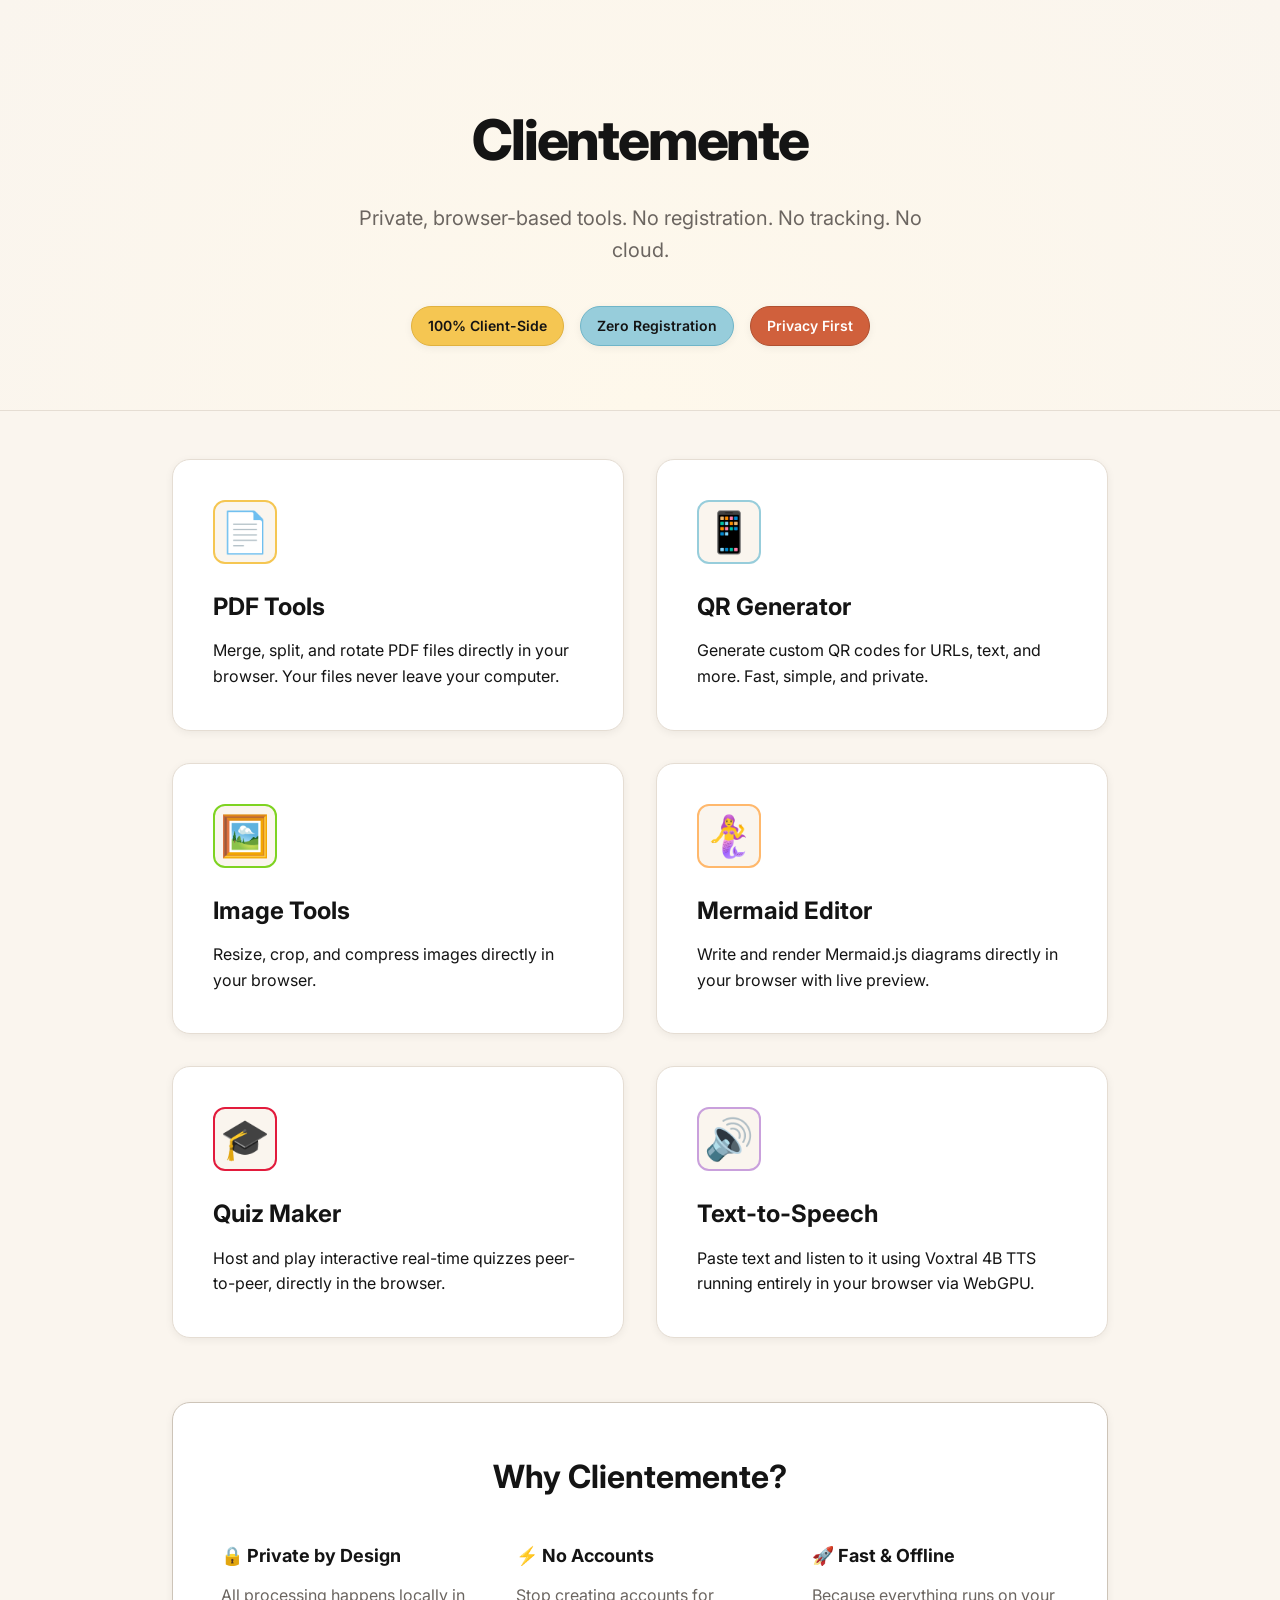
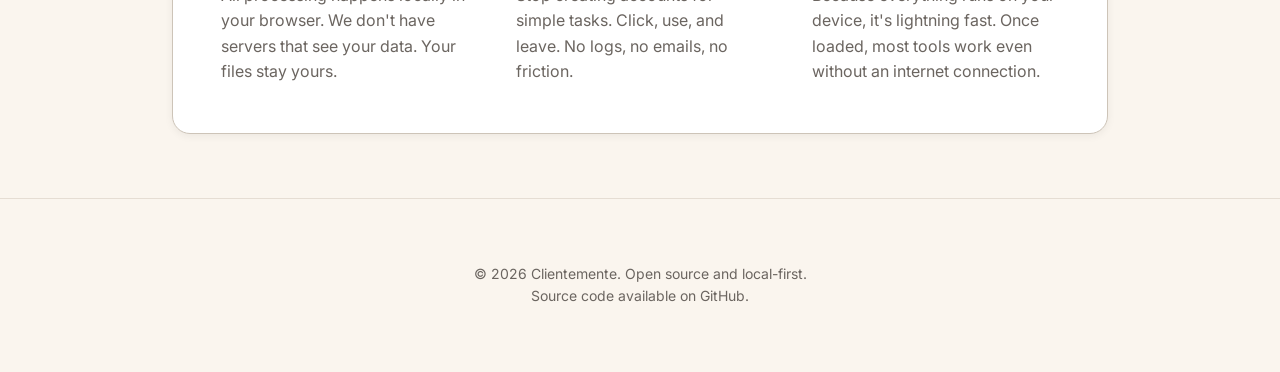
<file: index.html>
<!DOCTYPE html>
<html lang="en">
<head>
    <meta charset="UTF-8">
    <meta name="viewport" content="width=device-width, initial-scale=1.0">
    <title>Clientemente - Browser-Based Tools</title>
    <link rel="stylesheet" href="shared/css/base.css">
    <link rel="stylesheet" href="css/style.css">
    <link rel="preconnect" href="https://fonts.googleapis.com">
    <link rel="preconnect" href="https://fonts.gstatic.com" crossorigin>
    <link href="https://fonts.googleapis.com/css2?family=Inter:wght@400;500;600;700;800&display=swap" rel="stylesheet">
</head>
<body>
    <header class="hero">
        <div class="container caps">
            <h1 class="hero__title">Clientemente</h1>
            <p class="hero__tagline">Private, browser-based tools. No registration. No tracking. No cloud.</p>
            <div class="hero__badges">
                <span class="badge badge--merge">100% Client-Side</span>
                <span class="badge badge--split">Zero Registration</span>
                <span class="badge badge--rotate">Privacy First</span>
            </div>
        </div>
    </header>

    <main class="container">
        <section class="tools-grid">
            <a href="pdf/index.html" class="tool-card tool-card--pdf">
                <div class="tool-card__icon">📄</div>
                <div class="tool-card__content">
                    <h2 class="tool-card__title">PDF Tools</h2>
                    <p class="tool-card__desc">Merge, split, and rotate PDF files directly in your browser. Your files never leave your computer.</p>
                </div>
            </a>

            <a href="qr-code/index.html" class="tool-card tool-card--qr">
                <div class="tool-card__icon">📱</div>
                <div class="tool-card__content">
                    <h2 class="tool-card__title">QR Generator</h2>
                    <p class="tool-card__desc">Generate custom QR codes for URLs, text, and more. Fast, simple, and private.</p>
                </div>
            </a>

            <a href="image/index.html" class="tool-card tool-card--image">
                <div class="tool-card__icon">🖼️</div>
                <div class="tool-card__content">
                    <h2 class="tool-card__title">Image Tools</h2>
                    <p class="tool-card__desc">Resize, crop, and compress images directly in your browser.</p>
                </div>
            </a>

            <a href="mermaid/index.html" class="tool-card tool-card--mermaid">
                <div class="tool-card__icon">🧜‍♀️</div>
                <div class="tool-card__content">
                    <h2 class="tool-card__title">Mermaid Editor</h2>
                    <p class="tool-card__desc">Write and render Mermaid.js diagrams directly in your browser with live preview.</p>
                </div>
            </a>

            <a href="quiz/index.html" class="tool-card tool-card--quiz">
                <div class="tool-card__icon">🎓</div>
                <div class="tool-card__content">
                    <h2 class="tool-card__title">Quiz Maker</h2>
                    <p class="tool-card__desc">Host and play interactive real-time quizzes peer-to-peer, directly in the browser.</p>
                </div>
            </a>

            <a href="tts/index.html" class="tool-card tool-card--tts">
                <div class="tool-card__icon">🔊</div>
                <div class="tool-card__content">
                    <h2 class="tool-card__title">Text-to-Speech</h2>
                    <p class="tool-card__desc">Paste text and listen to it using Voxtral 4B TTS running entirely in your browser via WebGPU.</p>
                </div>
            </a>
        </section>

        <section class="privacy-statement card">
            <h2>Why Clientemente?</h2>
            <div class="privacy-grid">
                <div class="privacy-item">
                    <h3>🔒 Private by Design</h3>
                    <p>All processing happens locally in your browser. We don't have servers that see your data. Your files stay yours.</p>
                </div>
                <div class="privacy-item">
                    <h3>⚡ No Accounts</h3>
                    <p>Stop creating accounts for simple tasks. Click, use, and leave. No logs, no emails, no friction.</p>
                </div>
                <div class="privacy-item">
                    <h3>🚀 Fast & Offline</h3>
                    <p>Because everything runs on your device, it's lightning fast. Once loaded, most tools work even without an internet connection.</p>
                </div>
            </div>
        </section>
    </main>

    <footer class="footer">
        <div class="container">
            <p>&copy; 2026 Clientemente. Open source and local-first.</p>
            <p>Source code available on <a href="https://github.com/jentrialgo/clientemente/" target="_blank" rel="noopener">GitHub</a>.</p>
        </div>
    </footer>
</body>
</html>
</file>
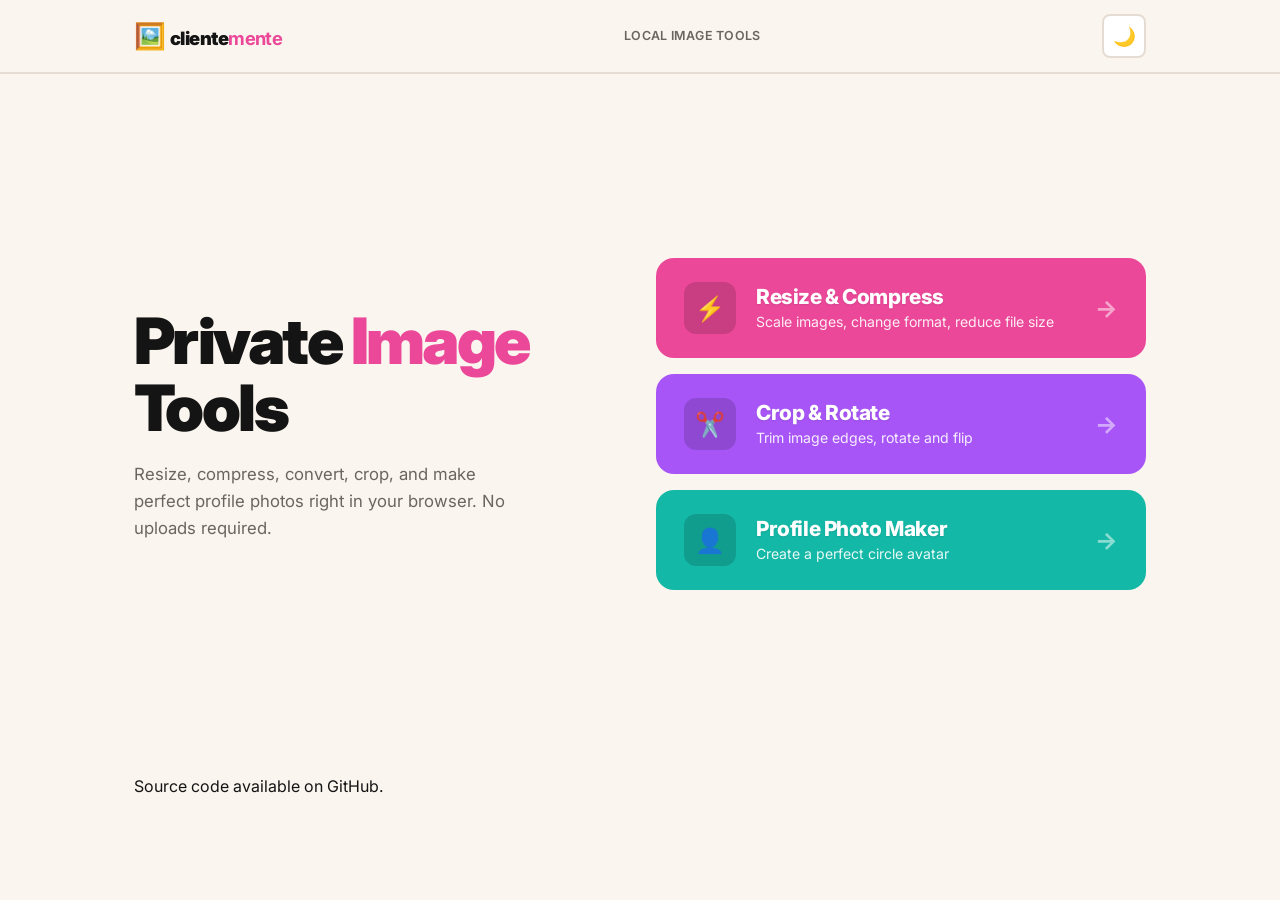
<file: image/index.html>
<!DOCTYPE html>
<html lang="en" data-theme="light">
<head>
    <meta charset="UTF-8">
    <meta name="viewport" content="width=device-width, initial-scale=1.0">
    <title>Image Tools - Clientemente</title>
    <link rel="stylesheet" href="../shared/css/base.css">
    <link rel="stylesheet" href="css/style.css">
    <link rel="preconnect" href="https://fonts.googleapis.com">
    <link rel="preconnect" href="https://fonts.gstatic.com" crossorigin>
    <link href="https://fonts.googleapis.com/css2?family=Inter:wght@400;500;600;700;800;900&display=swap" rel="stylesheet">
</head>
<body>

    <header class="site-header">
        <div class="container header-inner">
            <a href="../index.html" class="logo-link" id="logo-link">
                <span class="logo-icon">🖼️</span>
                <span class="logo-text">Cliente<strong>mente</strong></span>
            </a>
            <span class="tagline">Local Image Tools</span>
            <button id="theme-toggle" class="theme-toggle" aria-label="Toggle dark mode">
                <span class="theme-icon">🌙</span>
            </button>
        </div>
    </header>

    <main class="container">
        <!-- ==============================================
             HOME VIEW
             ============================================== -->
        <section id="view-home" class="view active">
            <div class="hero-section">
                <div class="hero-left">
                    <h1 class="hero-title">Private <span class="accent">Image</span> Tools</h1>
                    <p class="hero-sub">Resize, compress, convert, crop, and make perfect profile photos right in your browser. No uploads required.</p>
                </div>
                <div class="hero-right">
                    <button class="tool-card" data-tool="resize">
                        <div class="tool-card-icon">⚡</div>
                        <div class="tool-card-body">
                            <h2 class="tool-card-title">Resize & Compress</h2>
                            <p class="tool-card-desc">Scale images, change format, reduce file size</p>
                        </div>
                        <div class="tool-card-arrow">→</div>
                    </button>

                    <button class="tool-card" data-tool="crop">
                        <div class="tool-card-icon">✂️</div>
                        <div class="tool-card-body">
                            <h2 class="tool-card-title">Crop & Rotate</h2>
                            <p class="tool-card-desc">Trim image edges, rotate and flip</p>
                        </div>
                        <div class="tool-card-arrow">→</div>
                    </button>

                    <button class="tool-card" data-tool="profile">
                        <div class="tool-card-icon">👤</div>
                        <div class="tool-card-body">
                            <h2 class="tool-card-title">Profile Photo Maker</h2>
                            <p class="tool-card-desc">Create a perfect circle avatar</p>
                        </div>
                        <div class="tool-card-arrow">→</div>
                    </button>
                </div>
            </div>
            
            <footer class="site-footer">
                <p>Source code available on <a href="https://github.com/jentrialgo/clientemente/" target="_blank" rel="noopener">GitHub</a>.</p>
            </footer>
        </section>

        <!-- ==============================================
             RESIZE / COMPRESS VIEW
             ============================================== -->
        <section id="view-resize" class="view">
            <button class="back-btn" data-nav="home"><svg width="14" height="14" viewBox="0 0 24 24" fill="none" stroke="currentColor" stroke-width="2" stroke-linecap="round" stroke-linejoin="round"><path d="m15 18-6-6 6-6"/></svg> Back</button>
            <h2 class="view-title">Resize & Compress</h2>
            <p class="view-desc">Change image dimensions and adjust export quality.</p>
            
            <div id="resize-dropzone" class="drop-zone card">
                <div class="drop-icon">📥</div>
                <h3>Drop an image here</h3>
                <p>or click to select file</p>
                <div class="drop-action">
                    <label class="btn btn-secondary">Select Image
                        <input type="file" id="resize-file" accept="image/*" class="hidden">
                    </label>
                </div>
            </div>

            <div id="resize-workspace" class="hidden">
                <div class="workspace-grid" style="display:grid; grid-template-columns: 2fr 1fr; gap: 2rem;">
                    <div class="workspace-preview text-center" style="display:flex; flex-direction:column; align-items:center;">
                        <div style="background:var(--bg-card); padding:1rem; border-radius:var(--radius-sm); border:1px solid var(--border); max-width:100%;">
                            <canvas id="resize-canvas" style="max-width:100%; height:auto; display:block; margin:0 auto;"></canvas>
                        </div>
                        <div class="meta-info mt-2 text-sm text-muted" id="resize-meta"></div>
                    </div>
                    <div class="workspace-controls card" style="display:flex; flex-direction:column; gap:1rem;">
                        <div class="control-group" style="display:flex; flex-direction:column; gap:0.25rem;">
                            <label style="font-weight:600; font-size:0.9rem;">Width (px)</label>
                            <input type="number" id="resize-width" class="input" style="width:100%; padding:0.5rem; border:2px solid var(--border); border-radius:var(--radius-xs);">
                        </div>
                        <div class="control-group" style="display:flex; flex-direction:column; gap:0.25rem;">
                            <label style="font-weight:600; font-size:0.9rem;">Height (px)</label>
                            <input type="number" id="resize-height" class="input" style="width:100%; padding:0.5rem; border:2px solid var(--border); border-radius:var(--radius-xs);">
                            <label style="font-size:0.8rem; display:flex; align-items:center; gap:0.25rem; margin-top:0.25rem; cursor:pointer;">
                                <input type="checkbox" id="resize-lock-ratio" checked> Lock aspect ratio
                            </label>
                        </div>
                        <div class="control-group" style="display:flex; flex-direction:column; gap:0.25rem;">
                            <label style="font-weight:600; font-size:0.9rem;">Format</label>
                            <select id="resize-format" class="input" style="width:100%; padding:0.5rem; border:2px solid var(--border); border-radius:var(--radius-xs); background:var(--bg);">
                                <option value="image/jpeg">JPEG</option>
                                <option value="image/png">PNG</option>
                                <option value="image/webp">WebP</option>
                            </select>
                        </div>
                        <div class="control-group" id="resize-quality-group" style="display:flex; flex-direction:column; gap:0.25rem;">
                            <label style="font-weight:600; font-size:0.9rem;">Quality (<span id="resize-quality-val">80</span>%)</label>
                            <input type="range" id="resize-quality" min="0.1" max="1" step="0.05" value="0.8" style="width:100%;">
                        </div>
                        <div style="flex:1;"></div>
                        <div class="actions-bar" style="display:flex; gap:0.5rem; flex-direction:column;">
                            <button class="btn btn-primary" id="resize-download" style="width:100%; padding:0.75rem;">Download</button>
                            <button class="btn btn-secondary" id="resize-copy" style="width:100%;">Copy to Clipboard</button>
                            <button class="btn btn-secondary" id="resize-reset" style="width:100%;">Reset / New</button>
                        </div>
                    </div>
                </div>
            </div>
        </section>

        <!-- ==============================================
             CROP / ROTATE VIEW
             ============================================== -->
        <section id="view-crop" class="view">
            <button class="back-btn" data-nav="home"><svg width="14" height="14" viewBox="0 0 24 24" fill="none" stroke="currentColor" stroke-width="2" stroke-linecap="round" stroke-linejoin="round"><path d="m15 18-6-6 6-6"/></svg> Back</button>
            <h2 class="view-title">Crop & Rotate</h2>
            <p class="view-desc">Select a region to keep, rotate or flip your image.</p>
            
            <div id="crop-dropzone" class="drop-zone card">
                <div class="drop-icon">✂️</div>
                <h3>Drop an image to crop</h3>
                <p>or click to select file</p>
                <div class="drop-action">
                    <label class="btn btn-secondary">Select Image
                        <input type="file" id="crop-file" accept="image/*" class="hidden">
                    </label>
                </div>
            </div>

            <div id="crop-workspace" class="hidden text-center">
                <div class="card toolbar" style="display:flex; justify-content:center; gap:0.5rem; margin-bottom:1rem; padding:0.5rem;">
                    <button class="btn btn-secondary" id="crop-rotate-left" style="padding:0.25rem 0.5rem; font-size:0.85rem;">⟲ Rotate Left</button>
                    <button class="btn btn-secondary" id="crop-rotate-right" style="padding:0.25rem 0.5rem; font-size:0.85rem;">⟳ Rotate Right</button>
                    <button class="btn btn-secondary" id="crop-flip-h" style="padding:0.25rem 0.5rem; font-size:0.85rem;">↔ Flip H</button>
                    <button class="btn btn-secondary" id="crop-flip-v" style="padding:0.25rem 0.5rem; font-size:0.85rem;">↕ Flip V</button>
                </div>
                
                <div style="background:var(--bg-card); padding:1rem; border-radius:var(--radius-sm); border:1px solid var(--border); display:inline-block; max-width:100%; position:relative;">
                    <canvas id="crop-canvas" style="cursor:crosshair; max-width:100%; height:auto; display:block; touch-action:none;"></canvas>
                </div>

                <div class="actions-bar mt-2" style="display:flex; justify-content:center; gap:1rem; margin-top:1.5rem;">
                    <button class="btn btn-secondary px-4 py-2" id="crop-reset">Reset / New</button>
                    <button class="btn btn-secondary px-4 py-2" id="crop-copy">Copy to Clipboard</button>
                    <button class="btn btn-primary px-4 py-2" id="crop-download">Crop & Download</button>
                </div>
                <p class="text-muted text-sm mt-1">Drag on the image to draw a crop region.</p>
            </div>
        </section>

        <!-- ==============================================
             PROFILE PHOTO MAKER VIEW
             ============================================== -->
        <section id="view-profile" class="view">
            <button class="back-btn" data-nav="home"><svg width="14" height="14" viewBox="0 0 24 24" fill="none" stroke="currentColor" stroke-width="2" stroke-linecap="round" stroke-linejoin="round"><path d="m15 18-6-6 6-6"/></svg> Back</button>
            <h2 class="view-title">Profile Photo Maker</h2>
            <p class="view-desc">Crop your photo into a perfect circle with a transparent background.</p>
            
            <div id="profile-dropzone" class="drop-zone card">
                <div class="drop-icon">👤</div>
                <h3>Drop an image to make avatar</h3>
                <p>or click to select file</p>
                <div class="drop-action">
                    <label class="btn btn-secondary">Select Image
                        <input type="file" id="profile-file" accept="image/*" class="hidden">
                    </label>
                </div>
            </div>

            <div id="profile-workspace" class="hidden text-center">
                <div class="profile-container" style="position:relative; width:400px; height:400px; max-width:100%; margin:0 auto; overflow:hidden; border-radius:var(--radius); border:2px solid var(--border); background:#eee; cursor:move; touch-action:none;">
                    <canvas id="profile-canvas" style="position:absolute; top:0; left:0; transform-origin:0 0;"></canvas>
                    <div class="profile-overlay" style="position:absolute; inset:0; pointer-events:none; box-shadow:0 0 0 9999px rgba(0,0,0,0.5); border-radius:50%;"></div>
                </div>
                
                <div class="card mt-2" style="max-width:400px; margin:1rem auto; padding:1rem; display:flex; flex-direction:column; gap:0.5rem; align-items:center;">
                    <label style="font-weight:600; font-size:0.9rem;">Zoom / Scale</label>
                    <input type="range" id="profile-scale" min="0.1" max="3" step="0.01" value="1" style="width:100%;">
                </div>

                <div class="actions-bar" style="display:flex; justify-content:center; gap:1rem; margin-top:1.5rem;">
                    <button class="btn btn-secondary px-4 py-2" id="profile-reset">Reset / New</button>
                    <button class="btn btn-secondary px-4 py-2" id="profile-copy">Copy to Clipboard</button>
                    <button class="btn btn-primary px-4 py-2" id="profile-download">Download Transparent PNG</button>
                </div>
            </div>
        </section>
    </main>

    <script src="../shared/js/core.js"></script>
    <script src="js/app.js"></script>
    <script src="js/resize.js"></script>
    <script src="js/crop.js"></script>
    <script src="js/profile.js"></script>
</body>
</html>
</file>
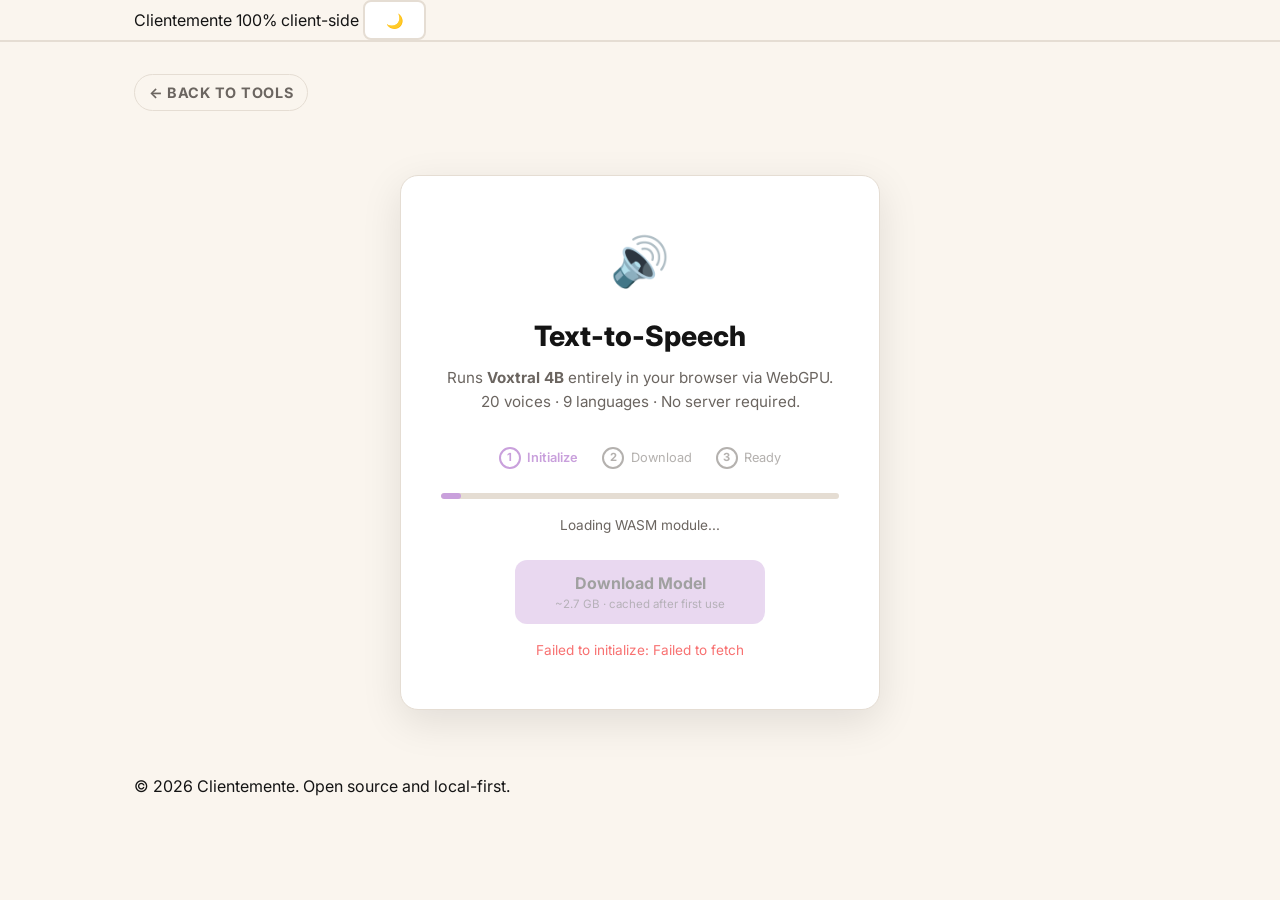
<file: tts/index.html>
<!DOCTYPE html>
<html lang="en">
<head>
    <meta charset="UTF-8">
    <meta name="viewport" content="width=device-width, initial-scale=1.0">
    <title>Text-to-Speech - Clientemente</title>
    <link rel="stylesheet" href="../shared/css/base.css">
    <link rel="stylesheet" href="css/style.css">
    <link rel="preconnect" href="https://fonts.googleapis.com">
    <link rel="preconnect" href="https://fonts.gstatic.com" crossorigin>
    <link href="https://fonts.googleapis.com/css2?family=Inter:wght@400;500;600;700;800&display=swap" rel="stylesheet">
</head>
<body>
    <header class="site-header">
        <div class="container site-header__inner">
            <a href="../index.html" class="site-header__logo">Clientemente</a>
            <span class="site-header__tagline">100% client-side</span>
            <button id="theme-toggle" class="btn btn--sm" aria-label="Toggle theme">🌙</button>
        </div>
    </header>

    <main class="container">
        <a href="../index.html" class="back-btn" style="margin-bottom:1rem;display:inline-flex;align-items:center;gap:.4rem;color:var(--text-muted);text-decoration:none;font-size:.9rem;">
            ← Back to Tools
        </a>

        <!-- ─── Onboarding overlay (shown until model is loaded) ─── -->
        <div class="onboarding" id="onboarding">
            <div class="onboarding__card">
                <div class="onboarding__icon">🔊</div>
                <h2 class="onboarding__title">Text-to-Speech</h2>
                <p class="onboarding__desc">
                    Runs <strong>Voxtral 4B</strong> entirely in your browser via WebGPU.<br>
                    20 voices · 9 languages · No server required.
                </p>

                <!-- Step indicators -->
                <div class="steps" id="steps">
                    <div class="step active" data-step="1"><span class="step__num">1</span> Initialize</div>
                    <div class="step" data-step="2"><span class="step__num">2</span> Download</div>
                    <div class="step" data-step="3"><span class="step__num">3</span> Ready</div>
                </div>

                <div class="progress-bar" id="progress-bar">
                    <div class="progress-fill" id="progress-fill"></div>
                </div>

                <p class="onboarding__status" id="status-text">Checking WebGPU support...</p>

                <button class="onboarding__btn" id="load-btn" disabled>
                    Download Model
                    <span class="onboarding__btn-sub">~2.7 GB · cached after first use</span>
                </button>

                <p class="onboarding__error hidden" id="error-msg"></p>
            </div>
        </div>

        <!-- ─── Main workspace (shown after model is loaded) ─── -->
        <div class="workspace hidden" id="workspace">

            <!-- Error banner (hidden by default) -->
            <div class="ws-error hidden" id="ws-error">
                <span class="ws-error__icon">⚠️</span>
                <span class="ws-error__msg" id="ws-error-msg"></span>
                <button class="ws-error__close" id="ws-error-close" aria-label="Dismiss">&times;</button>
            </div>

            <!-- Compact status bar -->
            <div class="status-bar">
                <div class="status-bar__left">
                    <span class="status-dot ready" id="status-dot"></span>
                    <span class="status-bar__text" id="ws-status">Ready</span>
                </div>
                <div class="status-bar__progress hidden" id="ws-progress">
                    <div class="progress-bar active">
                        <div class="progress-fill" id="ws-progress-fill"></div>
                    </div>
                </div>
            </div>

            <!-- Two-column layout -->
            <div class="workspace__grid">

                <!-- Left: Input -->
                <div class="panel panel--input">
                    <div class="panel__header">
                        <span class="panel__label">Text</span>
                        <span class="char-count" id="char-count">0 chars</span>
                    </div>
                    <textarea
                        id="text-input"
                        class="tts-textarea"
                        placeholder="Paste or type text here..."
                    ></textarea>

                    <!-- Sample texts -->
                    <div class="samples">
                        <span class="samples__label">Try:</span>
                        <button class="sample-chip" data-text="The quick brown fox jumps over the lazy dog." data-voice="casual_female">🇬🇧 EN</button>
                        <button class="sample-chip" data-text="Bonjour, comment allez-vous aujourd'hui?" data-voice="fr_female">🇫🇷 FR</button>
                        <button class="sample-chip" data-text="Hallo, wie geht es Ihnen heute?" data-voice="de_female">🇩🇪 DE</button>
                        <button class="sample-chip" data-text="Hola, ¿cómo estás hoy?" data-voice="es_female">🇪🇸 ES</button>
                        <button class="sample-chip" data-text="Ciao, come stai oggi?" data-voice="it_female">🇮🇹 IT</button>
                        <button class="sample-chip" data-text="Olá, como você está hoje?" data-voice="pt_female">🇧🇷 PT</button>
                    </div>

                    <!-- Voice picker -->
                    <div class="voice-picker" id="voice-picker">
                        <span class="panel__label">Voice</span>
                        <div class="voice-groups">
                            <div class="voice-group" data-lang="en">
                                <span class="voice-group__flag">🇬🇧</span><span class="voice-group__code">EN</span>
                                <button class="voice-pill active" data-voice="casual_female">Casual ♀</button>
                                <button class="voice-pill" data-voice="casual_male">Casual ♂</button>
                                <button class="voice-pill" data-voice="neutral_female">Neutral ♀</button>
                                <button class="voice-pill" data-voice="neutral_male">Neutral ♂</button>
                                <button class="voice-pill" data-voice="cheerful_female">Cheerful ♀</button>
                            </div>
                            <div class="voice-group" data-lang="fr">
                                <span class="voice-group__flag">🇫🇷</span><span class="voice-group__code">FR</span>
                                <button class="voice-pill" data-voice="fr_female">Female</button>
                                <button class="voice-pill" data-voice="fr_male">Male</button>
                            </div>
                            <div class="voice-group" data-lang="de">
                                <span class="voice-group__flag">🇩🇪</span><span class="voice-group__code">DE</span>
                                <button class="voice-pill" data-voice="de_female">Female</button>
                                <button class="voice-pill" data-voice="de_male">Male</button>
                            </div>
                            <div class="voice-group" data-lang="es">
                                <span class="voice-group__flag">🇪🇸</span><span class="voice-group__code">ES</span>
                                <button class="voice-pill" data-voice="es_female">Female</button>
                                <button class="voice-pill" data-voice="es_male">Male</button>
                            </div>
                            <div class="voice-group" data-lang="it">
                                <span class="voice-group__flag">🇮🇹</span><span class="voice-group__code">IT</span>
                                <button class="voice-pill" data-voice="it_female">Female</button>
                                <button class="voice-pill" data-voice="it_male">Male</button>
                            </div>
                            <div class="voice-group" data-lang="pt">
                                <span class="voice-group__flag">🇧🇷</span><span class="voice-group__code">PT</span>
                                <button class="voice-pill" data-voice="pt_female">Female</button>
                                <button class="voice-pill" data-voice="pt_male">Male</button>
                            </div>
                            <div class="voice-group" data-lang="nl">
                                <span class="voice-group__flag">🇳🇱</span><span class="voice-group__code">NL</span>
                                <button class="voice-pill" data-voice="nl_female">Female</button>
                                <button class="voice-pill" data-voice="nl_male">Male</button>
                            </div>
                            <div class="voice-group" data-lang="hi">
                                <span class="voice-group__flag">🇮🇳</span><span class="voice-group__code">HI</span>
                                <button class="voice-pill" data-voice="hi_female">Female</button>
                                <button class="voice-pill" data-voice="hi_male">Male</button>
                            </div>
                            <div class="voice-group" data-lang="ar">
                                <span class="voice-group__flag">🇸🇦</span><span class="voice-group__code">AR</span>
                                <button class="voice-pill" data-voice="ar_male">Male</button>
                            </div>
                        </div>
                    </div>

                    <!-- Primary actions -->
                    <div class="actions-row">
                        <button class="btn-speak" id="speak-btn">
                            <span class="btn-speak__idle">🔊 Speak</span>
                            <span class="btn-speak__busy hidden">
                                <span class="spinner"></span> Generating...
                            </span>
                        </button>
                        <button class="btn-clear" id="clear-btn">Clear</button>
                    </div>
                </div>

                <!-- Right: Output -->
                <div class="panel panel--output">
                    <div class="panel__header">
                        <span class="panel__label">Output</span>
                        <button class="btn-download hidden" id="download-btn">⬇ Download WAV</button>
                    </div>

                    <!-- Placeholder before first synthesis -->
                    <div class="output-placeholder" id="output-placeholder">
                        <div class="output-placeholder__icon">🎧</div>
                        <p>Type or paste text, pick a voice, and press <strong>Speak</strong>.</p>
                    </div>

                    <!-- Audio player (shown after synthesis) -->
                    <div class="output-result hidden" id="output-result">
                        <audio id="audio-player" class="audio-player" controls></audio>
                        <div class="audio-meta">
                            <span id="audio-duration"></span>
                            <span id="audio-timing"></span>
                        </div>
                        <div class="audio-breakdown hidden" id="audio-breakdown"></div>
                    </div>
                </div>
            </div>

            <!-- Collapsed model details -->
            <details class="model-details">
                <summary class="model-details__toggle">Model info & cache</summary>
                <div class="model-details__body">
                    <span class="model-details__info" id="cache-info"></span>
                    <button class="btn btn--sm" id="clear-cache-btn">Clear Cache</button>
                    <a class="model-link" href="https://huggingface.co/TrevorJS/voxtral-tts-q4-gguf" target="_blank" rel="noopener">
                        Voxtral TTS Q4 GGUF on HuggingFace
                    </a>
                </div>
            </details>
        </div>
    </main>

    <footer class="footer">
        <div class="container">
            <p>&copy; 2026 Clientemente. Open source and local-first.</p>
        </div>
    </footer>

    <script src="../shared/js/core.js"></script>
    <script src="js/tts.js"></script>
    <script src="js/app.js"></script>
</body>
</html>
</file>
<file: shared/css/base.css>
*,
*::before,
*::after {
  margin: 0;
  padding: 0;
  box-sizing: border-box;
}

/* ── Design Tokens ───────────────────────── */
:root {
  /* Surface colours */
  --bg: #faf5ee;
  --bg-card: #ffffff;
  --surface-dark: #141414;

  /* Utility colours */
  --clr-accent: #f5c652;
  --clr-success: #4ade80;
  --clr-danger: #f87171;
  --clr-primary: #141414;

  /* Text */
  --text: #141414;
  --text-muted: #6b6560;
  --text-inv: #faf5ee;

  /* Borders & misc */
  --border: #e5ddd3;
  --border-strong: #cdc4b8;
  --radius: 18px;
  --radius-sm: 12px;
  --radius-xs: 8px;
  --shadow: 0 2px 8px rgba(0,0,0,.06);
  --shadow-lg: 0 12px 40px rgba(0,0,0,.1);
  --transition: .25s cubic-bezier(.4,0,.2,1);
  --font: 'Inter', -apple-system, BlinkMacSystemFont, 'Segoe UI', Roboto, sans-serif;
  --font-display: 'Inter', -apple-system, BlinkMacSystemFont, 'Segoe UI', Roboto, sans-serif;
}

[data-theme="dark"] {
  --bg: #0f0f0f;
  --bg-card: #1c1c1c;
  --surface-dark: #faf5ee;
  --text: #ece5da;
  --text-muted: #8a837b;
  --text-inv: #0f0f0f;
  --border: #2a2a2a;
  --border-strong: #3a3a3a;
  --shadow: 0 2px 8px rgba(0,0,0,.25);
  --shadow-lg: 0 12px 40px rgba(0,0,0,.45);
}

/* ── Base ────────────────────────────────── */
html {
  font-size: 16px;
  scroll-behavior: smooth;
}

body {
  font-family: var(--font);
  background: var(--bg);
  color: var(--text);
  min-height: 100vh;
  line-height: 1.55;
  -webkit-font-smoothing: antialiased;
  -moz-osx-font-smoothing: grayscale;
}

a { color: inherit; text-decoration: none; }
a:hover { text-decoration: underline; }
img, svg { display: block; }
button { font-family: inherit; }

/* ── Container ───────────────────────────── */
.container {
  max-width: 1060px;
  margin: 0 auto;
  padding: 0 1.5rem;
}

/* ═══════════════════════════════════════════
   HEADER
   ═══════════════════════════════════════════ */
.site-header {
  position: sticky;
  top: 0;
  z-index: 100;
  background: var(--bg);
  border-bottom: 2px solid var(--border);
}

.header-inner {
  display: flex;
  align-items: center;
  gap: 1rem;
  height: 72px;
}

.logo {
  display: flex;
  align-items: center;
  gap: .6rem;
  text-decoration: none;
  flex-shrink: 0;
}
.logo-icon {
  font-size: 1.6rem;
}
.logo-text {
  font-size: 1.15rem;
  font-weight: 900;
  letter-spacing: -.03em;
  text-transform: lowercase;
  color: var(--text);
}

.tagline {
  flex: 1;
  text-align: center;
  font-size: .78rem;
  font-weight: 600;
  color: var(--text-muted);
  letter-spacing: .02em;
  text-transform: uppercase;
}

.theme-toggle {
  background: var(--bg-card);
  border: 2px solid var(--border);
  border-radius: var(--radius-xs);
  width: 44px;
  height: 44px;
  cursor: pointer;
  display: grid;
  place-items: center;
  font-size: 1.15rem;
  transition: border-color var(--transition), background var(--transition);
}
.theme-toggle:hover {
  border-color: var(--text);
}

/* ═══════════════════════════════════════════
   VIEWS
   ═══════════════════════════════════════════ */
.view {
  display: none;
  padding: 0 0 5rem;
}
.view.active {
  display: block;
  animation: viewIn .4s cubic-bezier(.4,0,.2,1);
}

@keyframes viewIn {
  from { opacity: 0; transform: translateY(16px); }
  to   { opacity: 1; transform: translateY(0); }
}

/* ═══════════════════════════════════════════
   DROP ZONE
   ═══════════════════════════════════════════ */
.drop-zone {
  border: 3px dashed var(--border-strong);
  border-radius: var(--radius);
  background: var(--bg-card);
  padding: 3.5rem 1.5rem;
  text-align: center;
  transition: border-color var(--transition), background var(--transition), transform var(--transition);
  cursor: pointer;
}
.drop-zone:hover {
  border-color: var(--text-muted);
}
.drop-zone.drag-over {
  border-color: var(--clr-accent);
  background: rgba(245,198,82,.08);
  transform: scale(1.01);
}
.drop-zone.has-files {
  display: none;
}

.drop-zone-content {
  display: flex;
  flex-direction: column;
  align-items: center;
  gap: .85rem;
}

.drop-zone-icon {
  width: 52px;
  height: 52px;
  color: var(--border-strong);
}

.drop-zone-text {
  font-size: 1.1rem;
  font-weight: 800;
  letter-spacing: -.02em;
}

.drop-zone-or {
  font-size: .82rem;
  color: var(--text-muted);
  text-transform: uppercase;
  font-weight: 700;
  letter-spacing: .06em;
}

/* ═══════════════════════════════════════════
   BUTTONS
   ═══════════════════════════════════════════ */
.btn {
  display: inline-flex;
  align-items: center;
  justify-content: center;
  gap: .45rem;
  padding: .6rem 1.3rem;
  border-radius: var(--radius-xs);
  font-size: .88rem;
  font-weight: 700;
  border: 2px solid var(--border);
  background: var(--bg-card);
  color: var(--text);
  cursor: pointer;
  transition: background var(--transition), border-color var(--transition), transform var(--transition);
  text-decoration: none;
  white-space: nowrap;
  letter-spacing: -.01em;
}
.btn:hover {
  border-color: var(--text);
  transform: translateY(-1px);
}
.btn:active { transform: translateY(0); }

.btn-primary {
  background: var(--surface-dark);
  color: var(--text-inv);
  border-color: var(--surface-dark);
}
[data-theme="dark"] .btn-primary {
  color: var(--text-inv);
}
.btn-primary:hover {
  opacity: .88;
  border-color: var(--surface-dark);
}

.btn-success {
  background: #16a34a;
  color: #fff;
  border-color: #16a34a;
}
.btn-success:hover {
  background: #15803d;
  border-color: #15803d;
}

.btn-danger {
  background: var(--clr-danger);
  color: #fff;
  border-color: var(--clr-danger);
}
.btn-danger:hover {
  background: #ef4444;
  border-color: #ef4444;
}

.btn-sm { padding: .35rem .8rem; font-size: .8rem; border-radius: var(--radius-xs); }
.btn-lg { padding: .85rem 2.25rem; font-size: 1rem; border-radius: var(--radius-sm); }
.btn-active {
  background: var(--surface-dark);
  color: var(--text-inv);
  border-color: var(--surface-dark);
}
[data-theme="dark"] .btn-active {
  color: var(--text-inv);
}

.btn:disabled, .btn.disabled {
  opacity: .45;
  pointer-events: none;
}

.back-btn {
  display: inline-flex;
  align-items: center;
  gap: 0.5rem;
  background: var(--bg-modifier);
  border: 1px solid var(--border);
  border-radius: 99px;
  color: var(--text-muted);
  font-size: .85rem;
  font-weight: 700;
  cursor: pointer;
  padding: .4rem .85rem;
  margin-top: 2rem;
  margin-bottom: 1rem;
  transition: color var(--transition), background var(--transition), border-color var(--transition);
  text-transform: uppercase;
  letter-spacing: .05em;
}
.back-btn:hover { 
  color: var(--text); 
  background: var(--bg-card);
  border-color: var(--text-muted);
}

/* ── Hidden utility ── */
.hidden { display: none !important; }

/* ═══════════════════════════════════════════
   INPUTS
   ═══════════════════════════════════════════ */
.input {
  background: var(--bg-card);
  border: 2px solid var(--border);
  border-radius: var(--radius-sm);
  padding: .85rem 1.25rem;
  font-family: inherit;
  font-size: 1rem;
  font-weight: 600;
  color: var(--text);
  outline: none;
  transition: border-color var(--transition), box-shadow var(--transition);
}
.input:focus {
  border-color: var(--clr-accent);
  box-shadow: 0 0 0 4px rgba(139, 92, 246, 0.1);
}
.input-full, .full-width { width: 100%; box-sizing: border-box; }
.input-lg { padding: 1rem 1.5rem; font-size: 1.25rem; }
</file>
<file: css/style.css>
:root {
    --container-width: 1000px;
    --card-hover: 0 16px 48px rgba(0,0,0,.12);
}

body {
    background-color: var(--bg);
    color: var(--text);
    font-family: var(--font);
    line-height: 1.6;
}

.container {
    max-width: var(--container-width);
    margin: 0 auto;
    padding: 0 2rem;
}

.hero {
    padding: 6rem 0 4rem;
    text-align: center;
    background: radial-gradient(circle at 50% 100%, #fef8eb, var(--bg));
    border-bottom: 1px solid var(--border);
    margin-bottom: 3rem;
}

.hero__title {
    font-size: 3.5rem;
    font-weight: 800;
    letter-spacing: -0.04em;
    color: var(--clr-primary);
    margin-bottom: 1rem;
}

.hero__tagline {
    font-size: 1.25rem;
    color: var(--text-muted);
    max-width: 600px;
    margin: 0 auto 2.5rem;
}

.hero__badges {
    display: flex;
    justify-content: center;
    gap: 1rem;
    flex-wrap: wrap;
}

.badge {
    background: var(--bg-card);
    border: 1px solid var(--border-strong);
    padding: 0.5rem 1rem;
    border-radius: 100px;
    font-size: 0.875rem;
    font-weight: 600;
    color: var(--text);
    box-shadow: var(--shadow);
}

.badge--merge { background: #f5c652; border-color: #e0b13e; color: #141414; }
.badge--split { background: #97cddb; border-color: #6fb5c8; color: #141414; }
.badge--rotate { background: #d0603c; border-color: #b05030; color: #fff; }

.tools-grid {
    display: grid;
    grid-template-columns: repeat(auto-fit, minmax(300px, 1fr));
    gap: 2rem;
    margin-bottom: 4rem;
}

.tool-card {
    background: var(--bg-card);
    border: 1px solid var(--border);
    border-radius: var(--radius);
    padding: 2.5rem;
    text-decoration: none;
    color: inherit;
    transition: var(--transition);
    display: flex;
    flex-direction: column;
    align-items: flex-start;
    box-shadow: var(--shadow);
}

.tool-card:hover {
    transform: translateY(-4px);
    box-shadow: var(--shadow-lg);
    text-decoration: none;
}

.tool-card--pdf {
    --card-accent: #f5c652;
}

.tool-card--qr {
    --card-accent: #97cddb;
}

.tool-card--image {
    --card-accent: #7ed321;
}

.tool-card--mermaid {
    --card-accent: #ffb86c;
}

.tool-card--quiz {
    --card-accent: #e21b3c;
}

.tool-card--tts {
    --card-accent: #c9a0dc;
}

.tool-card__icon {
    font-size: 2.5rem;
    margin-bottom: 1.5rem;
    background: var(--bg);
    color: var(--card-accent, var(--text));
    width: 64px;
    height: 64px;
    display: flex;
    align-items: center;
    justify-content: center;
    border-radius: var(--radius-sm);
    border: 2px solid var(--card-accent, transparent);
}

.tool-card__title {
    font-size: 1.5rem;
    font-weight: 700;
    margin-bottom: 0.75rem;
    color: var(--clr-primary);
}

.tool-card:hover .tool-card__title {
    color: var(--card-accent);
}
    font-weight: 700;
    margin-bottom: 0.75rem;
    color: var(--clr-primary);
}

.tool-card__desc {
    color: var(--text-muted);
}

.privacy-statement {
    background: var(--bg-card);
    border: 1px solid var(--border-strong);
    border-radius: var(--radius);
    padding: 3rem;
    margin-bottom: 4rem;
    box-shadow: var(--shadow);
}

.privacy-statement h2 {
    font-size: 2rem;
    margin-bottom: 2.5rem;
    text-align: center;
}

.privacy-grid {
    display: grid;
    grid-template-columns: repeat(auto-fit, minmax(240px, 1fr));
    gap: 3rem;
}

.privacy-item h3 {
    font-size: 1.125rem;
    margin-bottom: 0.75rem;
    color: var(--clr-primary);
}

.privacy-item p {
    color: var(--text-muted);
}

.footer {
    text-align: center;
    padding: 4rem 0;
    border-top: 1px solid var(--border);
    color: var(--text-muted);
    font-size: 0.875rem;
}

@media (max-width: 640px) {
    .hero__title {
        font-size: 2.5rem;
    }
    .hero {
        padding: 4rem 0 3rem;
    }
}
</file>
<file: image/css/style.css>
/* ── Image specific accents ────────────────── */
:root {
  --clr-resize: #ec4899;
  --clr-resize-dark: #be185d;
  --clr-crop: #a855f7;
  --clr-crop-dark: #7e22ce;
  --clr-profile: #14b8a6;
  --clr-profile-dark: #0f766e;
  --clr-accent: #ec4899;
}

.logo-text strong {
  color: var(--clr-accent);
}

/* ═══════════════════════════════════════════
   HERO  (home view)
   ═══════════════════════════════════════════ */
.hero-section {
  display: grid;
  grid-template-columns: 1fr 1fr;
  min-height: calc(100vh - 200px);
  gap: 2rem;
  align-items: center;
  padding: 3rem 0;
}

.hero-left { padding-right: 1rem; }

.hero-title {
  font-family: var(--font-display);
  font-size: clamp(2.4rem, 5.5vw, 4rem);
  font-weight: 900;
  line-height: 1.05;
  letter-spacing: -.04em;
  margin-bottom: 1.25rem;
}
.hero-title .accent { color: var(--clr-accent); }

.hero-sub {
  font-size: 1.05rem;
  color: var(--text-muted);
  line-height: 1.6;
  max-width: 400px;
}

.hero-right {
  display: flex;
  flex-direction: column;
  gap: 1rem;
}

/* ── Tool Cards (Home) ───────────────────── */
.tool-card {
  position: relative;
  display: flex;
  align-items: center;
  gap: 1.25rem;
  padding: 1.5rem 1.75rem;
  border: none;
  border-radius: var(--radius);
  cursor: pointer;
  font-family: inherit;
  color: #fff;
  text-align: left;
  overflow: hidden;
  transition: transform var(--transition), box-shadow var(--transition);
}
.tool-card:hover {
  transform: translateX(-6px) scale(1.015);
  box-shadow: var(--shadow-lg);
}
.tool-card:active {
  transform: translateX(-2px) scale(1);
}

/* Per-tool colours */
.tool-card[data-tool="resize"]  { background: var(--clr-resize); }
.tool-card[data-tool="crop"]  { background: var(--clr-crop); }
.tool-card[data-tool="profile"] { background: var(--clr-profile); color: white; }

.tool-card-icon {
  width: 52px;
  height: 52px;
  background: rgba(0,0,0,.15);
  border-radius: var(--radius-sm);
  display: grid;
  place-items: center;
  flex-shrink: 0;
  font-size: 1.5rem;
}

.tool-card-body { flex: 1; min-width: 0; }

.tool-card-title {
  font-size: 1.3rem;
  font-weight: 800;
  letter-spacing: -.02em;
  margin-bottom: .15rem;
  text-shadow: 0 1px 2px rgba(0,0,0,0.1);
}

.tool-card-desc {
  font-size: .88rem;
  opacity: .9;
  line-height: 1.4;
}

.tool-card-arrow {
  font-size: 1.5rem;
  font-weight: 700;
  opacity: .5;
  transition: opacity var(--transition), transform var(--transition);
  flex-shrink: 0;
}
.tool-card:hover .tool-card-arrow {
  opacity: 1;
  transform: translateX(4px);
}

/* ═══════════════════════════════════════════
   TOOL VIEW PAGES 
   ═══════════════════════════════════════════ */

.view-title {
  font-family: var(--font-display);
  font-size: clamp(1.6rem, 3.5vw, 2.2rem);
  font-weight: 900;
  letter-spacing: -.035em;
  margin-bottom: .25rem;
  display: inline-block;
}

/* Colour the title based on parent view */
#view-resize .view-title  { color: var(--clr-resize-dark); }
#view-crop .view-title  { color: var(--clr-crop-dark); }
#view-profile .view-title { color: var(--clr-profile-dark); }

[data-theme="dark"] #view-resize .view-title  { color: var(--clr-resize); }
[data-theme="dark"] #view-crop .view-title  { color: var(--clr-crop); }
[data-theme="dark"] #view-profile .view-title { color: var(--clr-profile); }

.view-desc {
  color: var(--text-muted);
  margin-bottom: 1.75rem;
  font-size: .95rem;
}

/* Tool specific primary buttons */
#view-resize .btn-primary  { background: var(--clr-resize-dark); border-color: var(--clr-resize-dark); color: #fff; }
#view-crop .btn-primary  { background: var(--clr-crop-dark); border-color: var(--clr-crop-dark); color: #fff; }
#view-profile .btn-primary { background: var(--clr-profile-dark); border-color: var(--clr-profile-dark); color: #fff; }

#view-resize .btn-primary:hover  { background: var(--clr-resize);  border-color: var(--clr-resize); }
#view-crop .btn-primary:hover  { background: var(--clr-crop);  border-color: var(--clr-crop); }
#view-profile .btn-primary:hover { background: var(--clr-profile); border-color: var(--clr-profile); }

.drop-zone.drag-over { background: rgba(236, 72, 153, 0.08); }

canvas {
  background: url('data:image/svg+xml;utf8,<svg xmlns="http://www.w3.org/2000/svg" width="20" height="20" fill-opacity=".05"><rect x="10" width="10" height="10" /><rect y="10" width="10" height="10" /></svg>') repeat;
}

@media (max-width: 768px) {
  .hero-section { grid-template-columns: 1fr; text-align: center; min-height: auto; }
  .hero-left { padding: 0; }
  .hero-sub { margin-left: auto; margin-right: auto; }
  .workspace-grid { grid-template-columns: 1fr !important; }
}
</file>
<file: tts/css/style.css>
/* ── TTS Tool Accent Colours ── */
:root {
    --clr-tts: #c9a0dc;
    --clr-tts-dark: #a87cc4;
    --clr-tts-glow: rgba(201, 160, 220, 0.15);
}

/* ── Onboarding ── */
.onboarding {
    display: flex;
    justify-content: center;
    padding: 3rem 0 4rem;
}

.onboarding__card {
    background: var(--bg-card);
    border: 1px solid var(--border);
    border-radius: var(--radius);
    padding: 3rem 2.5rem;
    box-shadow: var(--shadow-lg);
    text-align: center;
    max-width: 480px;
    width: 100%;
}

.onboarding__icon {
    font-size: 3rem;
    margin-bottom: 1rem;
}

.onboarding__title {
    font-size: 1.75rem;
    font-weight: 800;
    color: var(--clr-primary);
    margin-bottom: 0.5rem;
}

.onboarding__desc {
    color: var(--text-muted);
    font-size: 0.95rem;
    line-height: 1.6;
    margin-bottom: 2rem;
}

/* Step indicators */
.steps {
    display: flex;
    justify-content: center;
    gap: 1.5rem;
    margin-bottom: 1.5rem;
}

.step {
    display: flex;
    align-items: center;
    gap: 0.4rem;
    font-size: 0.8rem;
    color: var(--text-muted);
    opacity: 0.5;
    transition: var(--transition);
}

.step.active {
    opacity: 1;
    color: var(--clr-tts);
    font-weight: 600;
}

.step.done {
    opacity: 1;
    color: var(--clr-success);
}

.step__num {
    display: inline-flex;
    align-items: center;
    justify-content: center;
    width: 22px;
    height: 22px;
    border-radius: 50%;
    border: 2px solid currentColor;
    font-size: 0.7rem;
    font-weight: 700;
}

.step.done .step__num {
    background: var(--clr-success);
    border-color: var(--clr-success);
    color: #fff;
}

.step.done .step__num::after {
    content: '✓';
}

.onboarding__status {
    font-size: 0.85rem;
    color: var(--text-muted);
    margin-bottom: 1.5rem;
    min-height: 1.2em;
}

.onboarding__btn {
    display: inline-flex;
    flex-direction: column;
    align-items: center;
    background: var(--clr-tts);
    color: #141414;
    border: none;
    border-radius: var(--radius-sm);
    padding: 0.85rem 2.5rem;
    font-size: 1rem;
    font-weight: 700;
    cursor: pointer;
    transition: var(--transition);
    margin-bottom: 1rem;
}

.onboarding__btn:hover:not(:disabled) {
    background: var(--clr-tts-dark);
    transform: translateY(-1px);
}

.onboarding__btn:disabled {
    opacity: 0.4;
    cursor: not-allowed;
}

.onboarding__btn-sub {
    font-size: 0.72rem;
    font-weight: 400;
    opacity: 0.7;
    margin-top: 0.2rem;
}

.onboarding__error {
    color: var(--clr-danger);
    font-size: 0.85rem;
}

/* ── Progress bar (shared) ── */
.progress-bar {
    width: 100%;
    height: 6px;
    background: var(--border);
    border-radius: 3px;
    overflow: hidden;
    margin-bottom: 1rem;
    display: none;
}

.progress-bar.active {
    display: block;
}

.progress-fill {
    height: 100%;
    background: var(--clr-tts);
    width: 0%;
    transition: width 0.3s ease;
    border-radius: 3px;
}

@keyframes pulse {
    0%, 100% { opacity: 1; }
    50% { opacity: 0.4; }
}

/* ── Workspace ── */
.workspace {
    padding-bottom: 2rem;
}

/* Compact status bar */
.status-bar {
    display: flex;
    align-items: center;
    justify-content: space-between;
    gap: 1rem;
    padding: 0.6rem 1rem;
    background: var(--bg-card);
    border: 1px solid var(--border);
    border-radius: var(--radius-xs);
    margin-bottom: 1.25rem;
}

.status-bar__left {
    display: flex;
    align-items: center;
    gap: 0.5rem;
}

.status-dot {
    width: 8px;
    height: 8px;
    border-radius: 50%;
    background: var(--text-muted);
    flex-shrink: 0;
}

.status-dot.ready { background: var(--clr-success); }
.status-dot.loading { background: #ff9800; animation: pulse 1s infinite; }
.status-dot.error { background: var(--clr-danger); }

/* ── Workspace error banner ── */
.ws-error {
    display: flex;
    align-items: center;
    gap: 0.6rem;
    padding: 0.7rem 1rem;
    background: color-mix(in srgb, var(--clr-danger) 12%, transparent);
    border: 1px solid color-mix(in srgb, var(--clr-danger) 35%, transparent);
    border-radius: var(--radius);
    margin-bottom: 0.75rem;
    font-size: 0.85rem;
    color: var(--text);
}

.ws-error__icon {
    flex-shrink: 0;
}

.ws-error__msg {
    flex: 1;
    word-break: break-word;
}

.ws-error__close {
    background: none;
    border: none;
    color: var(--text-muted);
    font-size: 1.2rem;
    cursor: pointer;
    padding: 0 0.2rem;
    line-height: 1;
}
.ws-error__close:hover { color: var(--text); }

.status-bar__text {
    font-size: 0.8rem;
    color: var(--text-muted);
}

.status-bar__progress {
    flex: 1;
    max-width: 200px;
}

.status-bar__progress .progress-bar {
    margin-bottom: 0;
    height: 4px;
}

/* ── Two-column grid ── */
.workspace__grid {
    display: grid;
    grid-template-columns: 1fr 1fr;
    gap: 1.25rem;
    margin-bottom: 1.25rem;
}

/* ── Panels ── */
.panel {
    background: var(--bg-card);
    border: 1px solid var(--border);
    border-radius: var(--radius);
    padding: 1.5rem;
    box-shadow: var(--shadow);
    display: flex;
    flex-direction: column;
}

.panel__header {
    display: flex;
    align-items: center;
    justify-content: space-between;
    margin-bottom: 0.75rem;
}

.panel__label {
    font-size: 0.75rem;
    text-transform: uppercase;
    letter-spacing: 0.08em;
    color: var(--clr-tts);
    font-weight: 700;
}

.char-count {
    font-size: 0.75rem;
    color: var(--text-muted);
}

/* ── Textarea ── */
.tts-textarea {
    width: 100%;
    min-height: 120px;
    background: var(--bg);
    border: 1px solid var(--border);
    border-radius: var(--radius-xs);
    color: var(--text);
    padding: 0.85rem;
    font-size: 0.95rem;
    font-family: var(--font);
    line-height: 1.6;
    resize: vertical;
    transition: border-color var(--transition);
}

.tts-textarea:focus {
    outline: none;
    border-color: var(--clr-tts);
    box-shadow: 0 0 0 3px var(--clr-tts-glow);
}

/* ── Sample text chips ── */
.samples {
    display: flex;
    align-items: center;
    gap: 0.4rem;
    flex-wrap: wrap;
    margin-top: 0.75rem;
}

.samples__label {
    font-size: 0.75rem;
    color: var(--text-muted);
    margin-right: 0.2rem;
}

.sample-chip {
    background: var(--bg);
    border: 1px solid var(--border);
    border-radius: 100px;
    padding: 0.25rem 0.65rem;
    font-size: 0.72rem;
    color: var(--text-muted);
    cursor: pointer;
    transition: var(--transition);
    white-space: nowrap;
}

.sample-chip:hover {
    border-color: var(--clr-tts);
    color: var(--clr-tts);
}

/* ── Voice picker ── */
.voice-picker {
    margin-top: 1rem;
}

.voice-picker > .panel__label {
    margin-bottom: 0.5rem;
    display: block;
}

.voice-groups {
    display: flex;
    flex-direction: column;
    gap: 0.4rem;
    max-height: 200px;
    overflow-y: auto;
    padding-right: 0.25rem;
}

.voice-group {
    display: flex;
    align-items: center;
    gap: 0.35rem;
    flex-wrap: wrap;
}

.voice-group__flag {
    font-size: 1rem;
    width: 20px;
    text-align: center;
    flex-shrink: 0;
}

.voice-group__code {
    font-size: 0.65rem;
    font-weight: 600;
    color: var(--text-muted);
    width: 20px;
    flex-shrink: 0;
    letter-spacing: 0.03em;
}

.voice-pill {
    background: var(--bg);
    border: 1px solid var(--border);
    border-radius: 100px;
    padding: 0.2rem 0.6rem;
    font-size: 0.72rem;
    color: var(--text-muted);
    cursor: pointer;
    transition: var(--transition);
    white-space: nowrap;
}

.voice-pill:hover {
    border-color: var(--clr-tts);
    color: var(--text);
}

.voice-pill.active {
    background: var(--clr-tts);
    border-color: var(--clr-tts);
    color: #141414;
    font-weight: 600;
}

/* ── Actions ── */
.actions-row {
    display: flex;
    gap: 0.6rem;
    margin-top: 1rem;
}

.btn-speak {
    flex: 1;
    background: var(--clr-tts);
    color: #141414;
    border: none;
    border-radius: var(--radius-xs);
    padding: 0.7rem 1.5rem;
    font-size: 0.95rem;
    font-weight: 700;
    cursor: pointer;
    transition: var(--transition);
    position: relative;
}

.btn-speak:hover:not(:disabled) {
    background: var(--clr-tts-dark);
}

.btn-speak:disabled {
    opacity: 0.5;
    cursor: not-allowed;
}

.btn-speak__idle,
.btn-speak__busy {
    display: inline-flex;
    align-items: center;
    gap: 0.4rem;
}

/* Spinner */
.spinner {
    display: inline-block;
    width: 14px;
    height: 14px;
    border: 2px solid rgba(0,0,0,0.2);
    border-top-color: #141414;
    border-radius: 50%;
    animation: spin 0.6s linear infinite;
}

@keyframes spin {
    to { transform: rotate(360deg); }
}

.btn-clear {
    background: transparent;
    border: 1px solid var(--border);
    border-radius: var(--radius-xs);
    color: var(--text-muted);
    padding: 0.7rem 1rem;
    font-size: 0.85rem;
    cursor: pointer;
    transition: var(--transition);
}

.btn-clear:hover {
    border-color: var(--clr-danger);
    color: var(--clr-danger);
}

/* ── Output panel ── */
.panel--output {
    justify-content: flex-start;
}

.output-placeholder {
    flex: 1;
    display: flex;
    flex-direction: column;
    align-items: center;
    justify-content: center;
    text-align: center;
    padding: 2rem 1rem;
    color: var(--text-muted);
    min-height: 200px;
}

.output-placeholder__icon {
    font-size: 2.5rem;
    margin-bottom: 0.75rem;
    opacity: 0.5;
}

.output-placeholder p {
    font-size: 0.9rem;
    line-height: 1.5;
    max-width: 240px;
}

.output-result {
    display: flex;
    flex-direction: column;
    gap: 0.75rem;
}

.audio-player {
    width: 100%;
    border-radius: var(--radius-xs);
}

.audio-meta {
    display: flex;
    gap: 1rem;
    flex-wrap: wrap;
}

.audio-meta span {
    font-size: 0.75rem;
    color: var(--text-muted);
}

.audio-breakdown {
    font-size: 0.7rem;
    color: var(--text-muted);
    opacity: 0.8;
    line-height: 1.6;
    padding-top: 0.3rem;
    border-top: 1px solid var(--border);
    margin-top: 0.5rem;
}

.audio-breakdown span {
    display: inline-block;
    margin-right: 1rem;
}

.btn-download {
    background: var(--bg);
    border: 1px solid var(--border);
    border-radius: var(--radius-xs);
    color: var(--text-muted);
    padding: 0.3rem 0.6rem;
    font-size: 0.72rem;
    cursor: pointer;
    transition: var(--transition);
}

.btn-download:hover {
    border-color: var(--clr-tts);
    color: var(--clr-tts);
}

/* ── Model details ── */
.model-details {
    background: var(--bg-card);
    border: 1px solid var(--border);
    border-radius: var(--radius-xs);
    overflow: hidden;
}

.model-details__toggle {
    padding: 0.65rem 1rem;
    font-size: 0.78rem;
    color: var(--text-muted);
    cursor: pointer;
    list-style: none;
    display: flex;
    align-items: center;
    gap: 0.4rem;
}

.model-details__toggle::before {
    content: '▸';
    transition: transform var(--transition);
}

details[open] .model-details__toggle::before {
    transform: rotate(90deg);
}

.model-details__toggle::-webkit-details-marker {
    display: none;
}

.model-details__body {
    display: flex;
    align-items: center;
    gap: 1rem;
    flex-wrap: wrap;
    padding: 0 1rem 0.75rem;
    font-size: 0.78rem;
}

.model-details__info {
    color: var(--text-muted);
}

.model-link {
    color: var(--clr-tts);
    text-decoration: none;
    font-size: 0.78rem;
}

.model-link:hover {
    text-decoration: underline;
}

/* ── Responsive ── */
@media (max-width: 900px) {
    .workspace__grid {
        grid-template-columns: 1fr;
    }

    .output-placeholder {
        min-height: 120px;
    }

    .steps {
        gap: 1rem;
    }
}

@media (max-width: 500px) {
    .onboarding__card {
        padding: 2rem 1.25rem;
    }

    .steps {
        gap: 0.5rem;
        font-size: 0.7rem;
    }
}
</file>
